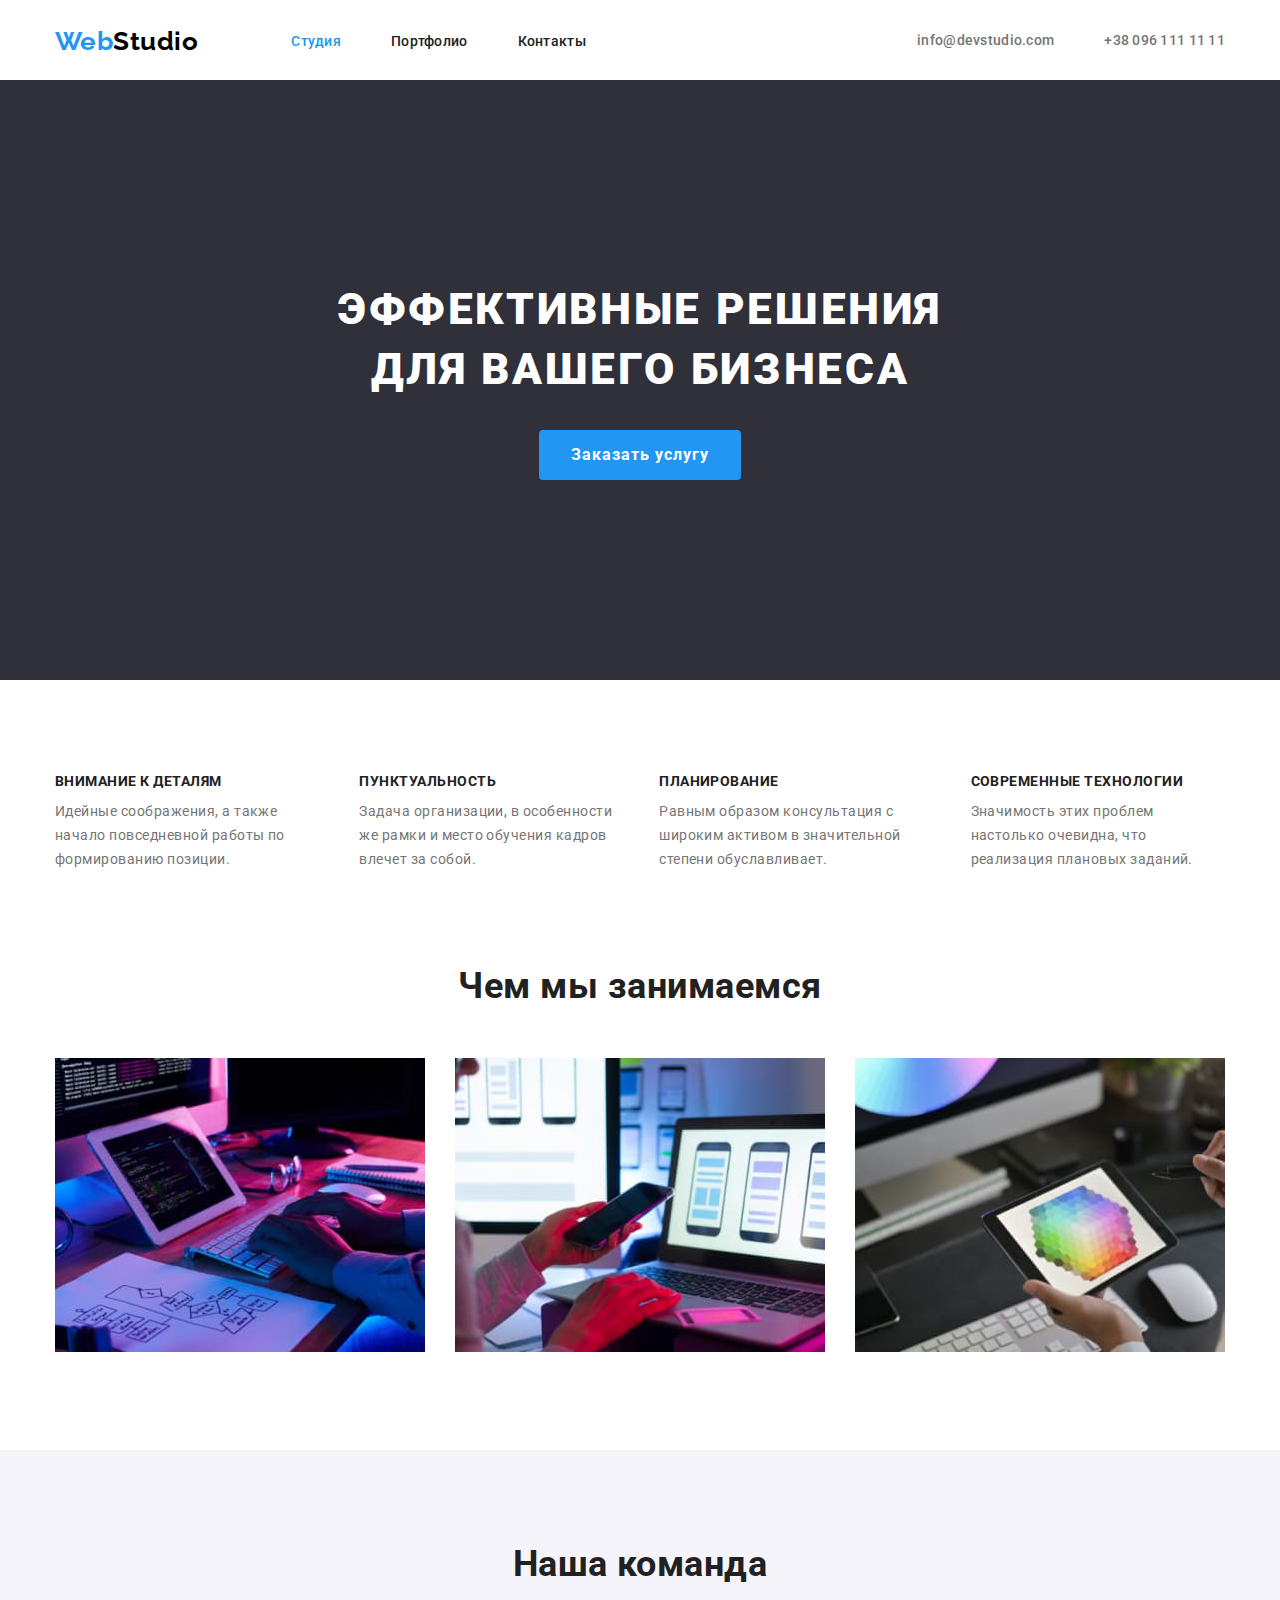
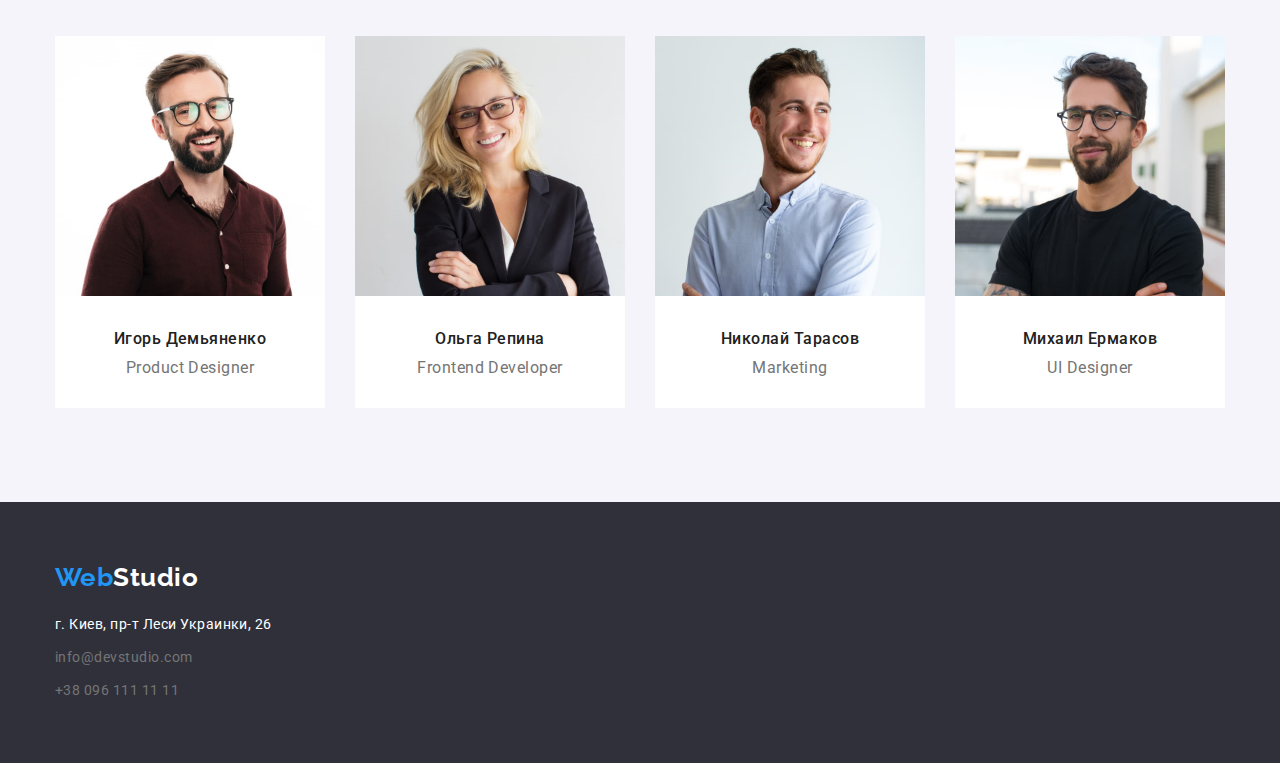
<file: index.html>
<!DOCTYPE html>
<html lang="ru">
  <head>
    <meta charset="UTF-8" />
    <meta name="viewport" content="width=device-width, initial-scale=1.0" />
    <title>Главная</title>
    <link
      rel="stylesheet"
      href="https://cdnjs.cloudflare.com/ajax/libs/modern-normalize/1.0.0/modern-normalize.min.css"
    />
    <link
      href="https://fonts.googleapis.com/css2?family=Raleway:wght@700&family=Roboto:wght@300;400;500;700;900&display=swap"
      rel="stylesheet"
    />
    <link rel="stylesheet" href="css/styles.css" />
  </head>
  <body>
    <header class="page-header">
      <div class="container">
        <nav class="page-nav">
          <div class="logo">
            <a class="logo__text" href="./index.html"
              >Web<span class="logo__subtext">Studio</span></a
            >
          </div>

          <ul class="nav">
            <li class="nav__item">
              <a href="./index.html" class="nav__link nav__link--active link"
                >Студия</a
              >
            </li>
            <li class="nav__item">
              <a href="./portfolio.html" class="nav__link link">Портфолио</a>
            </li>
            <li class="nav__item">
              <a href="#" class="nav__link link">Контакты</a>
            </li>
          </ul>
        </nav>
        <address class="address">
          <ul class="address__list">
            <li class="address__item">
              <a
                href="mailto:info@devstudio.com"
                class="address__email address__link link"
                >info@devstudio.com</a
              >
            </li>
            <li class="address__item">
              <a
                href="tel:+380961111111"
                class="address__phone address__link link"
                >+38 096 111 11 11</a
              >
            </li>
          </ul>
        </address>
      </div>
    </header>

    <main class="content">
      <section class="main-block">
        <div class="container">
          <h1 class="main-block__text">
            Эффективные решения<br />для вашего бизнеса
          </h1>
          <button class="main-block__button btn btn-primary">
            Заказать услугу
          </button>
        </div>
      </section>

      <section class="feature-block">
        <div class="container">
          <h2 class="text-hidden">Особенности</h2>
          <ul class="feature-block__list">
            <li class="feature-block__card">
              <h3 class="feature-block__title">Внимание к деталям</h3>
              <p class="feature-block__text">
                Идейные соображения, а также начало повседневной работы по
                формированию позиции.
              </p>
            </li>

            <li class="feature-block__card">
              <h3 class="feature-block__title">Пунктуальность</h3>
              <p class="feature-block__text">
                Задача организации, в особенности же рамки и место обучения
                кадров влечет за собой.
              </p>
            </li>

            <li class="feature-block__card">
              <h3 class="feature-block__title">Планирование</h3>
              <p class="feature-block__text">
                Равным образом консультация с широким активом в значительной
                степени обуславливает.
              </p>
            </li>

            <li class="feature-block__card">
              <h3 class="feature-block__title">Современные технологии</h3>
              <p class="feature-block__text">
                Значимость этих проблем настолько очевидна, что реализация
                плановых заданий.
              </p>
            </li>
          </ul>
        </div>
      </section>

      <section class="preview">
        <div class="container">
          <h2 class="preview__title block-title">Чем мы занимаемся</h2>
          <ul class="preview__body">
            <li class="preview__box">
              <img
                class="preview__img"
                src="images/box-1.jpg"
                alt="Планшет с клавиатурой"
                width="370"
              />
            </li>
            <li class="preview__box">
              <img
                class="preview__img"
                src="images/box-2.jpg"
                alt="Ноутбук"
                width="370"
              />
            </li>
            <li class="preview__box">
              <img
                class="preview__img"
                src="images/box-3.jpg"
                alt="Планшет в руке"
                width="370"
              />
            </li>
          </ul>
        </div>
      </section>

      <section class="team">
        <div class="container">
          <h2 class="block-title team__title">Наша команда</h2>

          <ul class="team__body">
            <li class="team__card">
              <img
                src="images/avatar-1.jpg"
                alt="Игорь Демьяненко"
                class="team__img"
                width="270"
              />
              <div class="team__about">
                <h3 class="team__name">Игорь Демьяненко</h3>
                <p class="team__job">Product Designer</p>
              </div>
            </li>
            <li class="team__card">
              <img
                src="images/avatar-2.jpg"
                alt="Ольга Репина"
                class="team__img"
                width="270"
              />
              <div class="team__about">
                <h3 class="team__name">Ольга Репина</h3>
                <p class="team__job">Frontend Developer</p>
              </div>
            </li>
            <li class="team__card">
              <img
                src="images/avatar-3.jpg"
                alt="Николай Тарасов"
                class="team__img"
                width="270"
              />
              <div class="team__about">
                <h3 class="team__name">Николай Тарасов</h3>
                <p class="team__job">Marketing</p>
              </div>
            </li>
            <li class="team__card">
              <img
                src="images/avatar-4.jpg"
                alt="Михаил Ермаков"
                class="team__img"
                width="270"
              />
              <div class="team__about">
                <h3 class="team__name">Михаил Ермаков</h3>
                <p class="team__job">UI Designer</p>
              </div>
            </li>
          </ul>
        </div>
      </section>
    </main>

    <footer class="page-footer">
      <div class="container">
        <div class="logo">
          <a class="logo__text" href="./index.html"
            >Web<span class="logo__subtext logo__subtext-white">Studio</span></a
          >
        </div>

        <address class="address">
          <ul class="address__list">
            <li class="address__item">
              <a href="" class="address__sity address__link link"
                >г. Киев, пр-т Леси Украинки, 26</a
              >
            </li>
            <li class="address__item">
              <a
                href="mailto:info@devstudio.com"
                class="address__email address__link link"
                >info@devstudio.com</a
              >
            </li>
            <li class="address__item">
              <a
                href="tel:+380961111111"
                class="address__phone address__link link"
                >+38 096 111 11 11</a
              >
            </li>
          </ul>
        </address>
      </div>
    </footer>
  </body>
</html>
</file>
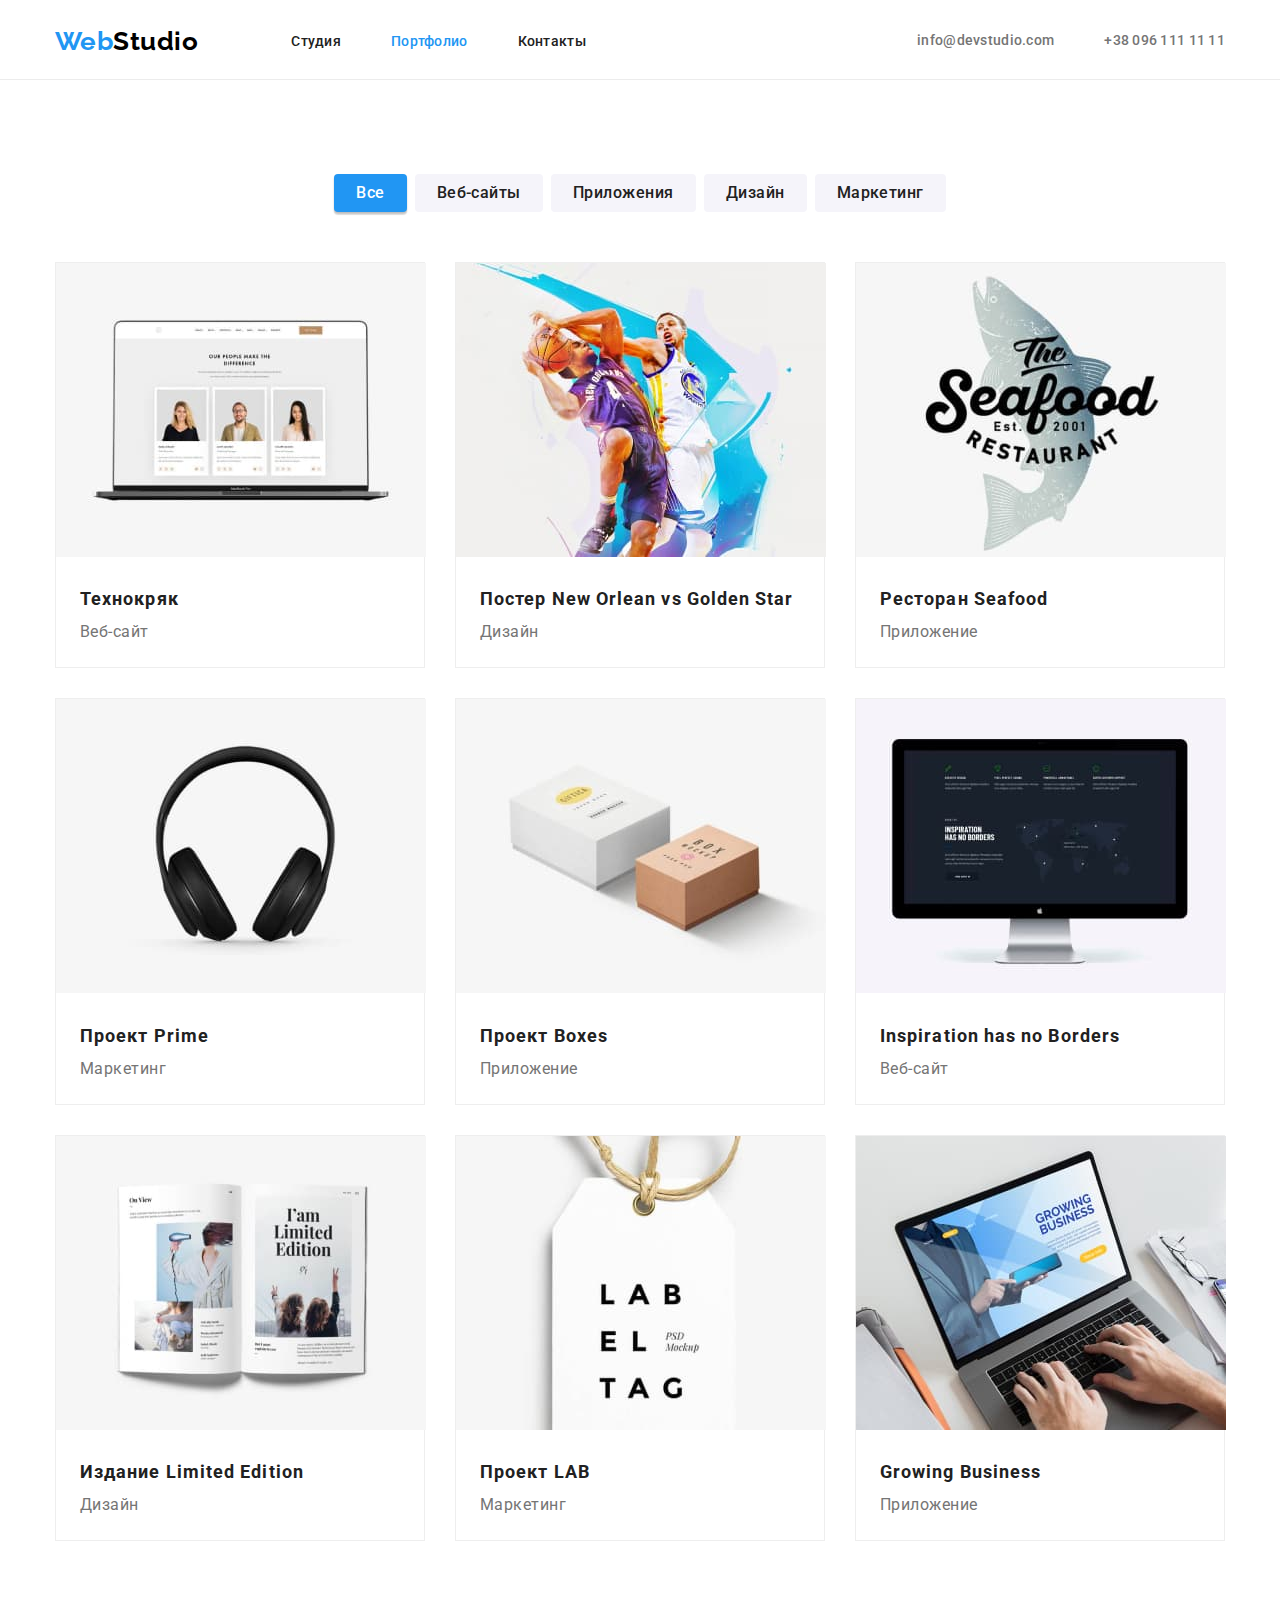
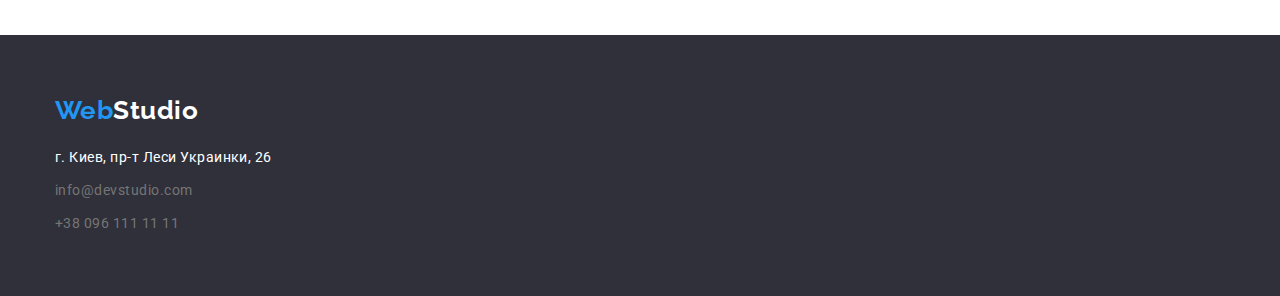
<file: portfolio.html>
<!DOCTYPE html>
<html lang="ru">
  <head>
    <meta charset="UTF-8" />
    <meta name="viewport" content="width=device-width, initial-scale=1.0" />
    <title>Портфолио</title>
    <link
      rel="stylesheet"
      href="https://cdnjs.cloudflare.com/ajax/libs/modern-normalize/1.0.0/modern-normalize.min.css"
    />
    <link
      href="https://fonts.googleapis.com/css2?family=Raleway:wght@700&family=Roboto:wght@300;400;500;700;900&display=swap"
      rel="stylesheet"
    />
    <link rel="stylesheet" href="css/styles.css" />
  </head>

  <body class="portfolio">
    <header class="page-header">
      <div class="container">
        <nav class="page-nav">
          <div class="logo">
            <a class="logo__text" href="./index.html"
              >Web<span class="logo__subtext">Studio</span></a
            >
          </div>

          <ul class="nav">
            <li class="nav__item">
              <a href="./index.html" class="nav__link link">Студия</a>
            </li>
            <li class="nav__item">
              <a
                href="./portfolio.html"
                class="nav__link nav__link--active link"
                >Портфолио</a
              >
            </li>
            <li class="nav__item">
              <a href="#" class="nav__link link">Контакты</a>
            </li>
          </ul>
        </nav>
        <address class="address">
          <ul class="address__list">
            <li class="address__item">
              <a
                href="mailto:info@devstudio.com"
                class="address__email address__link link"
                >info@devstudio.com</a
              >
            </li>
            <li class="address__item">
              <a
                href="tel:+380961111111"
                class="address__phone address__link link"
                >+38 096 111 11 11</a
              >
            </li>
          </ul>
        </address>
      </div>
    </header>

    <main class="content">
      <section class="projects">
        <div class="container">
          <h1 class="text-hidden">Портфолио</h1>
          <ul class="filter">
            <li class="filter__item">
              <button class="filter__button filter__button--active">Все</button>
            </li>
            <li class="filter__item">
              <button class="filter__button">Веб-сайты</button>
            </li>
            <li class="filter__item">
              <button class="filter__button">Приложения</button>
            </li>
            <li class="filter__item">
              <button class="filter__button">Дизайн</button>
            </li>
            <li class="filter__item">
              <button class="filter__button">Маркетинг</button>
            </li>
          </ul>
          <ul class="projects__body">
            <li class="projects__card">
              <img
                src="images/portfolio/portfolio-1.jpg"
                alt="Ноутбук с открытым сайтом"
                class="projects__img"
                width="370"
                height="294"
              />
              <div class="projects__content">
                <h2 class="projects__title">Технокряк</h2>
                <p class="projects__description">Веб-сайт</p>
              </div>
            </li>
            <li class="projects__card">
              <img
                src="images/portfolio/portfolio-2.jpg"
                alt="Два человека играют в баскетбол"
                class="projects__img"
                width="370"
                height="294"
              />
              <div class="projects__content">
                <h2 class="projects__title">
                  Постер New Orlean vs Golden Star
                </h2>
                <p class="projects__description">Дизайн</p>
              </div>
            </li>
            <li class="projects__card">
              <img
                src="images/portfolio/portfolio-3.jpg"
                alt="Логотип ресторана"
                class="projects__img"
                width="370"
                height="294"
              />
              <div class="projects__content">
                <h2 class="projects__title">Ресторан Seafood</h2>
                <p class="projects__description">Приложение</p>
              </div>
            </li>
            <li class="projects__card">
              <img
                src="images/portfolio/portfolio-4.jpg"
                alt="Наушники"
                class="projects__img"
                width="370"
                height="294"
              />
              <div class="projects__content">
                <h2 class="projects__title">Проект Prime</h2>
                <p class="projects__description">Маркетинг</p>
              </div>
            </li>
            <li class="projects__card">
              <img
                src="images/portfolio/portfolio-5.jpg"
                alt="Две коробки"
                class="projects__img"
                width="370"
                height="294"
              />
              <div class="projects__content">
                <h2 class="projects__title">Проект Boxes</h2>
                <p class="projects__description">Приложение</p>
              </div>
            </li>
            <li class="projects__card">
              <img
                src="images/portfolio/portfolio-6.jpg"
                alt="Монитор на котором изображен сайт"
                class="projects__img"
                width="370"
                height="294"
              />
              <div class="projects__content">
                <h2 class="projects__title">Inspiration has no Borders</h2>
                <p class="projects__description">Веб-сайт</p>
              </div>
            </li>
            <li class="projects__card">
              <img
                src="images/portfolio/portfolio-7.jpg"
                alt="Книга в открытом виде"
                class="projects__img"
                width="370"
                height="294"
              />
              <div class="projects__content">
                <h2 class="projects__title">Издание Limited Edition</h2>
                <p class="projects__description">Дизайн</p>
              </div>
            </li>
            <li class="projects__card">
              <img
                src="images/portfolio/portfolio-8.jpg"
                alt="Логотип в виде бирки"
                class="projects__img"
                width="370"
                height="294"
              />
              <div class="projects__content">
                <h2 class="projects__title">Проект LAB</h2>
                <p class="projects__description">Маркетинг</p>
              </div>
            </li>
            <li class="projects__card">
              <img
                src="images/portfolio/portfolio-9.jpg"
                alt="Человек работает за ноутбуком"
                class="projects__img"
                width="370"
                height="294"
              />
              <div class="projects__content">
                <h2 class="projects__title">Growing Business</h2>
                <p class="projects__description">Приложение</p>
              </div>
            </li>
          </ul>
        </div>
      </section>
    </main>

    <footer class="page-footer">
      <div class="container">
        <div class="logo">
          <a class="logo__text" href="./index.html"
            >Web<span class="logo__subtext logo__subtext-white">Studio</span></a
          >
        </div>

        <address class="address">
          <ul class="address__list">
            <li class="address__item">
              <a href="" class="address__sity address__link link"
                >г. Киев, пр-т Леси Украинки, 26</a
              >
            </li>
            <li class="address__item">
              <a
                href="mailto:info@devstudio.com"
                class="address__email address__link link"
                >info@devstudio.com</a
              >
            </li>
            <li class="address__item">
              <a
                href="tel:+380961111111"
                class="address__phone address__link link"
                >+38 096 111 11 11</a
              >
            </li>
          </ul>
        </address>
      </div>
    </footer>
  </body>
</html>
</file>
<file: css/styles.css>
a {
  text-decoration: none;
}
ul,
li {
  list-style-type: none;
  margin: 0;
  padding: 0;
}
address {
  font-style: inherit;
}
h1,
h2,
h3,
p {
  margin: 0;
}

:root {
  --main-text-color: #212121;
  --secondary-text-color: #757575;
  --accent-color: #2196f3;

  --white-color: #ffffff;
  --gray-color: #f5f4fa;
  --black-color: #000000;

  --footer-background-color: #2f303a;
}

body {
  color: var(--main-text-color);
  background-color: var(--white-color);

  font-weight: 500;
  font-size: 16px;
  font-family: 'Roboto', sans-serif;
  font-style: normal;
  letter-spacing: 0.03em;
}
.container {
  max-width: 1200px; /* 1170px + padding 30px*/
  margin: 0 auto;
  padding: 0 15px;
}
/* Скрыть текст */
.text-hidden {
  position: absolute;

  text-indent: 100%;
  white-space: nowrap;
  overflow: hidden;
}
/* Header */
.page-header {
  height: 80px;
}
.page-header > .container {
  display: flex;
  align-items: center;
}

.page-nav {
  display: flex;
  align-items: center;
}
/* Логотип */
.page-header .logo {
  margin-right: 93px;
}
.logo__text {
  color: var(--accent-color);

  font-family: 'Raleway', sans-serif;
  font-size: 26px;
  font-weight: 700;
  line-height: 1.2;
}
.logo__subtext {
  color: var(--black-color);
}

/* Главная навигация */
.nav {
  display: flex;
  margin: 32px 0;
}
.nav__item + .nav__item {
  margin-left: 50px;
}
.nav__link {
  color: var(--main-text-color);

  font-weight: 500;
  font-size: 14px;
  line-height: 1.14;
  letter-spacing: 0.02em;
}
.nav__link--active,
.link:hover,
.link:focus {
  color: var(--accent-color);
}
.address {
  margin-left: auto;
}

.page-header .address__list {
  display: flex;
  align-items: center;

  font-size: 14px;
  line-height: 1.14;
  letter-spacing: 0.02em;
}

.address__link {
  color: var(--secondary-text-color);
}
.page-header .address__item + .address__item {
  margin-left: 50px;
}

/* main block */
.main-block {
  text-align: center;
  background: var(--footer-background-color);
  padding: 200px 0px;
  /* height: 600px; */
}
.main-block__text {
  color: var(--white-color);
  font-weight: 900;
  font-size: 44px;
  line-height: 1.36;
  text-align: center;
  letter-spacing: 0.06em;
  text-transform: uppercase;
}
.main-block__button {
  padding: 10px 32px;
  margin-top: 30px;
}
.btn {
  color: var(--white-color);
  font-weight: 700;
  line-height: 1.9;
  letter-spacing: 0.06em;

  cursor: pointer;

  border: none;
  border-radius: 4px;
}
.btn-primary {
  background: var(--accent-color);
}

/* feature block */
.feature-block {
  padding: 94px 0px;
}
.feature-block__list {
  display: flex;
}
.feature-block__card + .feature-block__card {
  margin-left: 30px;
}
.feature-block__title {
  margin-bottom: 10px;

  font-weight: 700;
  font-size: 14px;
  line-height: 1.14;
  text-transform: uppercase;
}
.feature-block__text {
  color: var(--secondary-text-color);

  font-size: 14px;
  line-height: 1.71;
  font-weight: 400;
}

/* Style for block-title */
.block-title {
  font-weight: 700;
  font-size: 36px;
  line-height: 1.16;
  text-align: center;
}

/* Preview block */
.preview {
  padding-bottom: 94px;
}
.preview__title {
  margin-bottom: 50px;
}
.preview__body {
  display: flex;
}
.preview__box + .preview__box {
  margin-left: 30px;
}

/* team-block */
.team {
  background-color: var(--gray-color);
  padding: 94px 0;
}
.team__title {
  margin-bottom: 50px;
}
.team__body {
  display: flex;
}
.team__card + .team__card {
  margin-left: 30px;
}
.team__card {
  text-align: center;
  background-color: var(--white-color);
}

.team__about {
  padding: 30px 0;
  text-align: center;
}
.team__name {
  margin-bottom: 10px;

  font-weight: 500;
  font-size: 16px;
  line-height: 1.18;
  text-align: center;
}
.team__job {
  color: #757575;
  font-weight: 400;
  font-size: 16px;
  line-height: 1.18;
}

/* page-footer */
.page-footer {
  background-color: var(--footer-background-color);
  padding: 60px 0;
}
.page-footer .logo {
  margin-bottom: 20px;
}
.logo__subtext-white {
  color: var(--white-color);
}
.page-footer .address__list {
  font-weight: 400;
  font-size: 14px;
  line-height: 1.71;
}
.page-footer .address__item + .address__item {
  margin-top: 9px;
}
.address__sity {
  color: var(--white-color);
}

/* ============ Portfolio.html ============*/

.portfolio .page-header {
  border-bottom: 1px solid #ececec;
}

.projects {
  padding: 94px 0;
}

.filter {
  display: flex;
  justify-content: center;
  margin-bottom: 50px;
}
.filter__item + .filter__item {
  margin-left: 8px;
}
.filter__button {
  background: var(--gray-color);
  color: var(--main-text-color);
  border: none;

  font-weight: 500;
  letter-spacing: 0.03em;
  padding: 6px 22px;
  line-height: 1.62;
  border-radius: 4px;
}

.filter__button--active,
.filter__button:hover,
.filter__button:focus {
  background: var(--accent-color);
  color: var(--white-color);
  box-shadow: 0px 3px 1px rgba(0, 0, 0, 0.1), 0px 1px 2px rgba(0, 0, 0, 0.08),
    0px 2px 2px rgba(0, 0, 0, 0.12);
  outline: none;
}
.projects__body {
  display: flex;
  flex-wrap: wrap;
}

.projects__card {
  background: #ffffff;
  border: 1px solid #eeeeee;
  width: calc((100% - 60px) / 3);
}
.projects__card:not(:nth-child(3n)) {
  margin-right: 30px;
}
.projects__card:not(:nth-last-child(-n + 3)) {
  margin-bottom: 30px;
}

.projects__content {
  padding: 20px 24px;
}
.projects__title {
  font-weight: 700;
  font-size: 18px;
  line-height: 2;
  letter-spacing: 0.06em;
}
.projects__description {
  font-weight: 400;
  line-height: 1.87;

  color: var(--secondary-text-color);
}
</file>
